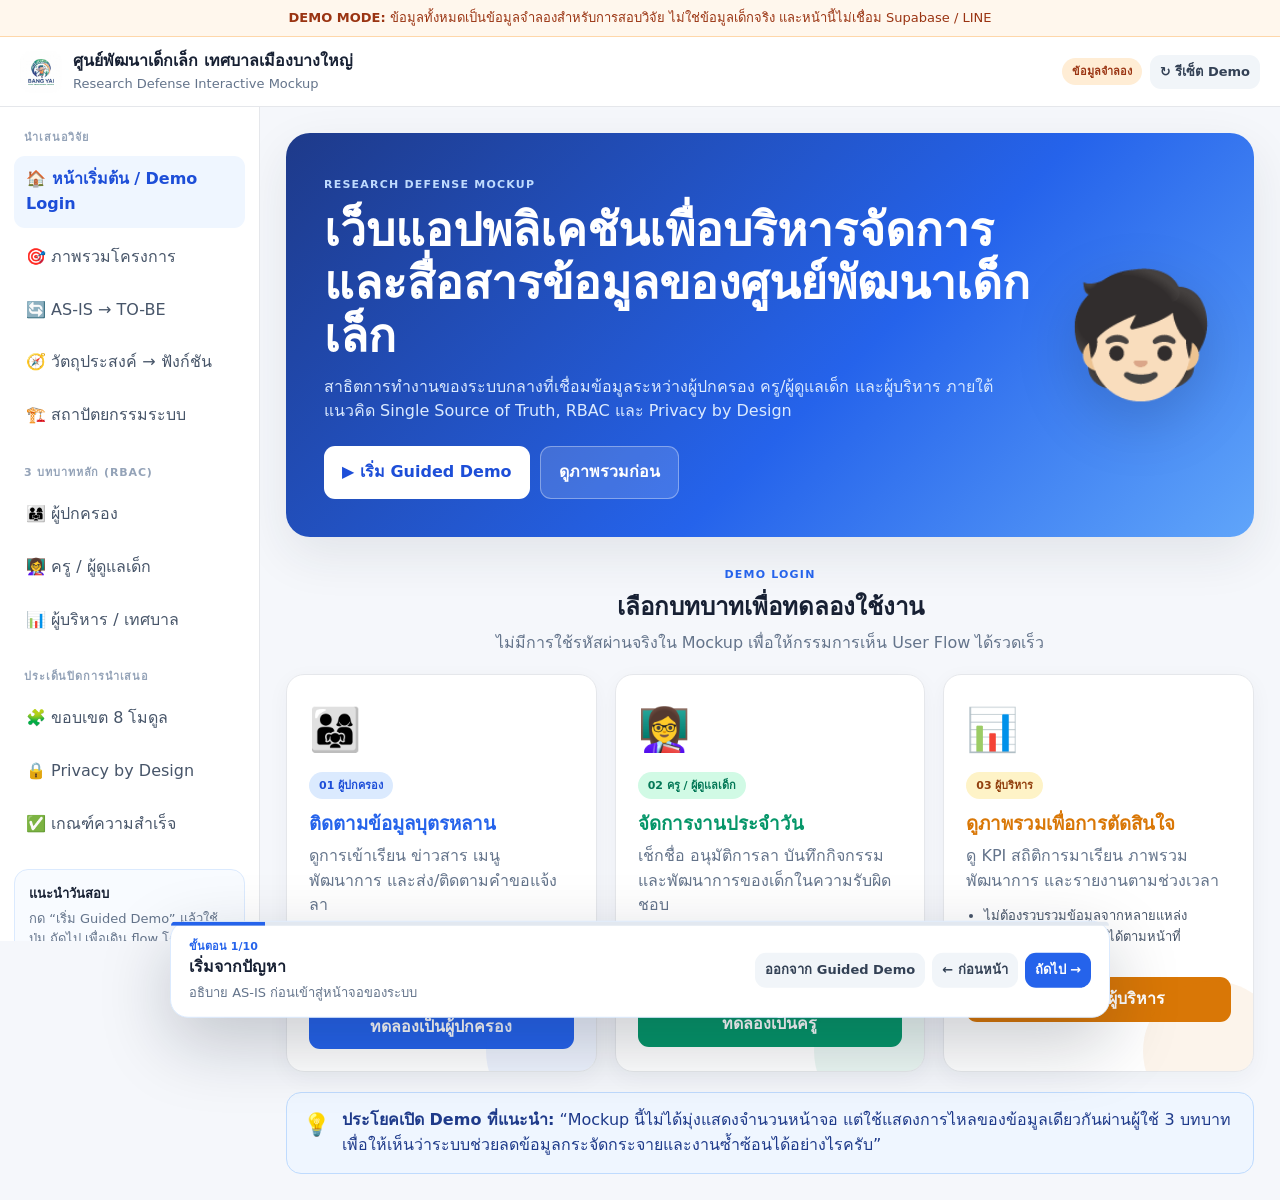
<file: research-demo.html>
<!DOCTYPE html>
<html lang="th">
<head>
  <meta charset="UTF-8">
  <meta name="viewport" content="width=device-width, initial-scale=1.0">
  <meta name="theme-color" content="#1d4ed8">
  <title>Research Defense Mockup | Bang Yai Child Center</title>
  <link rel="icon" type="image/png" href="./assets/images/logo.png">
  <link rel="stylesheet" href="./research-demo.css">
</head>
<body>
  <div class="demo-strip">
    <strong>DEMO MODE:</strong> ข้อมูลทั้งหมดเป็นข้อมูลจำลองสำหรับการสอบวิจัย ไม่ใช่ข้อมูลเด็กจริง และหน้านี้ไม่เชื่อม Supabase / LINE
  </div>

  <header class="topbar">
    <button class="icon-button mobile-menu" id="mobile-menu-btn" aria-label="เปิดเมนู">☰</button>
    <div class="brand">
      <img src="./assets/images/logo.png" alt="ตราศูนย์พัฒนาเด็กเล็ก" class="brand-logo" onerror="this.style.display='none'">
      <div>
        <strong>ศูนย์พัฒนาเด็กเล็ก เทศบาลเมืองบางใหญ่</strong>
        <div class="muted">Research Defense Interactive Mockup</div>
      </div>
    </div>
    <div class="topbar-actions">
      <span class="pill pill-warning">ข้อมูลจำลอง</span>
      <button class="btn btn-ghost btn-sm" id="reset-demo-btn">↻ รีเซ็ต Demo</button>
    </div>
  </header>

  <div class="app-layout">
    <aside class="sidebar" id="sidebar">
      <div class="sidebar-section">
        <div class="sidebar-label">นำเสนอวิจัย</div>
        <button class="nav-btn active" data-screen="login">🏠 หน้าเริ่มต้น / Demo Login</button>
        <button class="nav-btn" data-screen="overview">🎯 ภาพรวมโครงการ</button>
        <button class="nav-btn" data-screen="asis">🔄 AS-IS → TO-BE</button>
        <button class="nav-btn" data-screen="objectives">🧭 วัตถุประสงค์ → ฟังก์ชัน</button>
        <button class="nav-btn" data-screen="architecture">🏗️ สถาปัตยกรรมระบบ</button>
      </div>

      <div class="sidebar-section">
        <div class="sidebar-label">3 บทบาทหลัก (RBAC)</div>
        <button class="nav-btn" data-role="PARENT">👨‍👩‍👧 ผู้ปกครอง</button>
        <button class="nav-btn" data-role="TEACHER">👩‍🏫 ครู / ผู้ดูแลเด็ก</button>
        <button class="nav-btn" data-role="EXECUTIVE">📊 ผู้บริหาร / เทศบาล</button>
      </div>

      <div class="sidebar-section">
        <div class="sidebar-label">ประเด็นปิดการนำเสนอ</div>
        <button class="nav-btn" data-screen="scope">🧩 ขอบเขต 8 โมดูล</button>
        <button class="nav-btn" data-screen="privacy">🔒 Privacy by Design</button>
        <button class="nav-btn" data-screen="kpi">✅ เกณฑ์ความสำเร็จ</button>
      </div>

      <div class="sidebar-tip">
        <strong>แนะนำวันสอบ</strong>
        <p>กด “เริ่ม Guided Demo” แล้วใช้ปุ่ม ถัดไป เพื่อเดิน flow โดยไม่หลงหน้า</p>
      </div>
    </aside>

    <main class="main-content">
      <!-- LOGIN / START -->
      <section id="screen-login" class="screen active">
        <div class="hero hero-primary">
          <div class="hero-content">
            <span class="eyebrow">RESEARCH DEFENSE MOCKUP</span>
            <h1>เว็บแอปพลิเคชันเพื่อบริหารจัดการและสื่อสารข้อมูลของศูนย์พัฒนาเด็กเล็ก</h1>
            <p>สาธิตการทำงานของระบบกลางที่เชื่อมข้อมูลระหว่างผู้ปกครอง ครู/ผู้ดูแลเด็ก และผู้บริหาร ภายใต้แนวคิด Single Source of Truth, RBAC และ Privacy by Design</p>
            <div class="hero-actions">
              <button class="btn btn-light btn-lg" id="start-guided-demo">▶ เริ่ม Guided Demo</button>
              <button class="btn btn-glass btn-lg" data-screen-jump="overview">ดูภาพรวมก่อน</button>
            </div>
          </div>
          <div class="hero-visual" aria-hidden="true">🧒🏻</div>
        </div>

        <div class="section-block">
          <div class="section-heading center-heading">
            <span class="section-kicker">DEMO LOGIN</span>
            <h2>เลือกบทบาทเพื่อทดลองใช้งาน</h2>
            <p>ไม่มีการใช้รหัสผ่านจริงใน Mockup เพื่อให้กรรมการเห็น User Flow ได้รวดเร็ว</p>
          </div>

          <div class="role-card-grid">
            <article class="role-card parent-card">
              <div class="role-icon">👨‍👩‍👧</div>
              <span class="pill pill-parent">01 ผู้ปกครอง</span>
              <h3>ติดตามข้อมูลบุตรหลาน</h3>
              <p>ดูการเข้าเรียน ข่าวสาร เมนู พัฒนาการ และส่ง/ติดตามคำขอแจ้งลา</p>
              <ul class="clean-list">
                <li>เห็นข้อมูลเฉพาะบุตรหลานของตน</li>
                <li>ติดตามสถานะคำขอแบบตรวจสอบย้อนหลังได้</li>
              </ul>
              <button class="btn btn-parent full" data-role-login="PARENT">ทดลองเป็นผู้ปกครอง</button>
            </article>

            <article class="role-card teacher-card">
              <div class="role-icon">👩‍🏫</div>
              <span class="pill pill-teacher">02 ครู / ผู้ดูแลเด็ก</span>
              <h3>จัดการงานประจำวัน</h3>
              <p>เช็กชื่อ อนุมัติการลา บันทึกกิจกรรมและพัฒนาการของเด็กในความรับผิดชอบ</p>
              <ul class="clean-list">
                <li>บันทึกข้อมูลในหน้าเดียว ลดงานซ้ำ</li>
                <li>ข้อมูลเปลี่ยนแล้วสะท้อนไปยังผู้เกี่ยวข้อง</li>
              </ul>
              <button class="btn btn-teacher full" data-role-login="TEACHER">ทดลองเป็นครู</button>
            </article>

            <article class="role-card executive-card">
              <div class="role-icon">📊</div>
              <span class="pill pill-executive">03 ผู้บริหาร</span>
              <h3>ดูภาพรวมเพื่อการตัดสินใจ</h3>
              <p>ดู KPI สถิติการมาเรียน ภาพรวมพัฒนาการ และรายงานตามช่วงเวลา</p>
              <ul class="clean-list">
                <li>ไม่ต้องรวบรวมข้อมูลจากหลายแหล่ง</li>
                <li>ตรวจสอบ Audit Log ได้ตามหน้าที่</li>
              </ul>
              <button class="btn btn-executive full" data-role-login="EXECUTIVE">ทดลองเป็นผู้บริหาร</button>
            </article>
          </div>
        </div>

        <div class="callout info-callout">
          <div class="callout-icon">💡</div>
          <div><strong>ประโยคเปิด Demo ที่แนะนำ:</strong> “Mockup นี้ไม่ได้มุ่งแสดงจำนวนหน้าจอ แต่ใช้แสดงการไหลของข้อมูลเดียวกันผ่านผู้ใช้ 3 บทบาท เพื่อให้เห็นว่าระบบช่วยลดข้อมูลกระจัดกระจายและงานซ้ำซ้อนได้อย่างไรครับ”</div>
        </div>
      </section>

      <!-- OVERVIEW -->
      <section id="screen-overview" class="screen">
        <div class="page-header">
          <div><span class="section-kicker">PROJECT OVERVIEW</span><h1>ระบบเดียวเชื่อมผู้เกี่ยวข้องทั้งศูนย์</h1><p>เปลี่ยนข้อมูลจากกระดาษ ไฟล์ และแชตหลายช่องทาง ให้เป็นข้อมูลส่วนกลางที่มีสิทธิ์การเข้าถึงชัดเจน</p></div>
          <button class="btn btn-primary" data-screen-jump="asis">ดูปัญหา AS-IS →</button>
        </div>

        <div class="grid grid-4 section-block compact-top">
          <div class="stat-card"><div class="stat-icon">👥</div><div><strong>3</strong><span>บทบาทผู้ใช้</span></div></div>
          <div class="stat-card"><div class="stat-icon">🧩</div><div><strong>8</strong><span>โมดูลหลัก</span></div></div>
          <div class="stat-card"><div class="stat-icon">🔐</div><div><strong>RBAC</strong><span>จำกัดสิทธิ์ตามหน้าที่</span></div></div>
          <div class="stat-card"><div class="stat-icon">🗃️</div><div><strong>1</strong><span>แหล่งข้อมูลกลาง</span></div></div>
        </div>

        <div class="card section-block">
          <div class="section-heading"><span class="section-kicker">CORE FLOW</span><h2>ตัวอย่างการไหลของ “คำขอแจ้งลา”</h2></div>
          <div class="flow-line">
            <div class="flow-node"><span>1</span><strong>ผู้ปกครองส่งคำขอ</strong><small>วันที่ / ประเภท / เหตุผล</small></div>
            <div class="flow-arrow">→</div>
            <div class="flow-node"><span>2</span><strong>ข้อมูลเข้าสู่ระบบกลาง</strong><small>สถานะ PENDING</small></div>
            <div class="flow-arrow">→</div>
            <div class="flow-node"><span>3</span><strong>ครูตรวจสอบ</strong><small>อนุมัติ / ไม่อนุมัติ</small></div>
            <div class="flow-arrow">→</div>
            <div class="flow-node"><span>4</span><strong>ผู้ปกครองเห็นผล</strong><small>ตรวจสอบย้อนหลังได้</small></div>
            <div class="flow-arrow">→</div>
            <div class="flow-node"><span>5</span><strong>ผู้บริหารเห็นสถิติ</strong><small>ใช้ทำรายงานภาพรวม</small></div>
          </div>
        </div>

        <div class="grid grid-3 section-block">
          <div class="card"><span class="pill pill-parent">ผู้ปกครอง</span><h3>เข้าถึงเฉพาะบุตรหลานตนเอง</h3><p class="muted-text">ลดการตกหล่นของข่าวสารและเพิ่มความสะดวกในการติดตามข้อมูลประจำวัน</p></div>
          <div class="card"><span class="pill pill-teacher">ครู</span><h3>บันทึกครั้งเดียว ใช้ต่อได้หลายส่วน</h3><p class="muted-text">ข้อมูลเช็กชื่อ การลา กิจกรรม และพัฒนาการอยู่ในระบบเดียวกัน</p></div>
          <div class="card"><span class="pill pill-executive">ผู้บริหาร</span><h3>เห็นภาพรวมโดยไม่รอรวบรวมรายงาน</h3><p class="muted-text">Dashboard และรายงานอ้างอิงข้อมูลจากแหล่งเดียวกัน</p></div>
        </div>
      </section>

      <!-- AS-IS / TO-BE -->
      <section id="screen-asis" class="screen">
        <div class="page-header"><div><span class="section-kicker">PROBLEM → SOLUTION</span><h1>AS-IS → TO-BE</h1><p>อธิบายให้กรรมการเห็นว่า “ระบบนี้ถูกสร้างขึ้นเพื่อแก้ปัญหาอะไร” ก่อนเข้าสู่หน้าจอจริง</p></div></div>
        <div class="comparison-grid section-block compact-top">
          <div class="comparison-card asis-card">
            <div class="comparison-title"><span>AS-IS</span><h2>ก่อนมีระบบ</h2></div>
            <ul class="problem-list">
              <li><b>ข้อมูลกระจัดกระจาย</b><span>กระดาษ, Excel/ไฟล์, แชต และการบอกต่อ</span></li>
              <li><b>บันทึกข้อมูลซ้ำ</b><span>ครูต้องคัดลอก/รวมข้อมูลเพื่อทำสรุป</span></li>
              <li><b>คำขอลาติดตามยาก</b><span>ไม่เห็นสถานะและประวัติอย่างเป็นระบบ</span></li>
              <li><b>ผู้ปกครองอาจพลาดข่าวสาร</b><span>ข้อความถูกกลบในหลายช่องทาง</span></li>
              <li><b>ผู้บริหารเห็นภาพรวมช้า</b><span>ต้องรอรวบรวมข้อมูลจากหลายแหล่ง</span></li>
            </ul>
          </div>
          <div class="comparison-arrow">→</div>
          <div class="comparison-card tobe-card">
            <div class="comparison-title"><span>TO-BE</span><h2>หลังมีระบบ</h2></div>
            <ul class="solution-list">
              <li><b>ฐานข้อมูลกลาง</b><span>Single Source of Truth</span></li>
              <li><b>แยกสิทธิ์ตามบทบาท</b><span>Parent / Teacher / Executive</span></li>
              <li><b>Workflow ชัดเจน</b><span>ส่งคำขอ → ตรวจสอบ → สถานะ → ประวัติ</span></li>
              <li><b>สื่อสารผ่านหน้าเดียว</b><span>ข่าวสาร กิจกรรม เมนู และข้อมูลเด็ก</span></li>
              <li><b>Dashboard & Reports</b><span>ข้อมูลพร้อมใช้สำหรับการติดตามและบริหาร</span></li>
            </ul>
          </div>
        </div>
        <div class="callout success-callout"><div class="callout-icon">✓</div><div><strong>ใจความสำคัญ:</strong> ระบบไม่ได้เพียง “เปลี่ยนกระดาษเป็นเว็บ” แต่เปลี่ยนกระบวนการทำงานให้ข้อมูลถูกบันทึกครั้งเดียว ใช้ร่วมกันตามสิทธิ์ และตรวจสอบย้อนหลังได้</div></div>
      </section>

      <!-- OBJECTIVES -->
      <section id="screen-objectives" class="screen">
        <div class="page-header"><div><span class="section-kicker">RESEARCH TRACEABILITY</span><h1>วัตถุประสงค์วิจัย → สิ่งที่เห็นใน Mockup</h1><p>ใช้หน้านี้ตอบกรรมการเมื่อถามว่า “ฟังก์ชันที่ทำ สอดคล้องกับวัตถุประสงค์อย่างไร”</p></div></div>
        <div class="objective-stack section-block compact-top">
          <article class="objective-card"><div class="objective-number">01</div><div><h3>พัฒนาเว็บแอปพลิเคชันสำหรับ 3 บทบาท</h3><p>ผู้ปกครอง ครู/ผู้ดูแลเด็ก และผู้บริหาร ใช้ระบบเดียวกันแต่มีสิทธิ์และหน้าจอแตกต่างกัน</p><div class="chip-row"><span>Parent Dashboard</span><span>Teacher Operations</span><span>Executive Dashboard</span><span>RBAC</span></div></div></article>
          <article class="objective-card"><div class="objective-number">02</div><div><h3>ประเมินคุณภาพระบบโดยผู้เชี่ยวชาญ</h3><p>ประเมินความครบถ้วน ความถูกต้อง การใช้งาน ประสิทธิภาพ/ความน่าเชื่อถือ และความปลอดภัย</p><div class="chip-row"><span>Functional completeness</span><span>Usability</span><span>Reliability</span><span>Security</span></div></div></article>
          <article class="objective-card"><div class="objective-number">03</div><div><h3>ประเมินการใช้งานและความพึงพอใจของผู้ใช้</h3><p>ทดสอบภารกิจสำคัญ เช่น เช็กชื่อ ส่งคำขอลา บันทึกพัฒนาการ และดู Dashboard พร้อมประเมินความพึงพอใจ</p><div class="chip-row"><span>Task completion</span><span>Satisfaction ≥ 4.00/5</span><span>User validation</span></div></div></article>
        </div>
      </section>

      <!-- ARCHITECTURE -->
      <section id="screen-architecture" class="screen">
        <div class="page-header"><div><span class="section-kicker">SYSTEM DESIGN</span><h1>สถาปัตยกรรมระบบเป้าหมาย</h1><p>Mockup นี้เน้น User Flow ส่วนระบบ Production พัฒนาตามสถาปัตยกรรม Web Client → REST API → Data Layer → Operations</p></div></div>
        <div class="architecture-stack section-block compact-top">
          <div class="arch-layer"><div class="arch-index">1</div><div class="arch-icon">🖥️</div><div><strong>Web Client</strong><p>Next.js + TypeScript, Responsive / Mobile-first, หน้าจอแยกตาม 3 บทบาท</p></div><div class="arch-tags"><span>Parent</span><span>Teacher</span><span>Executive</span></div></div>
          <div class="arch-connector">↓ HTTPS</div>
          <div class="arch-layer"><div class="arch-index">2</div><div class="arch-icon">⚙️</div><div><strong>REST API</strong><p>NestJS, Authentication, RBAC, Validation, Business Rules, OpenAPI/Swagger</p></div><div class="arch-tags"><span>Auth</span><span>RBAC</span><span>Validation</span></div></div>
          <div class="arch-connector">↓ Structured data / files</div>
          <div class="arch-layer"><div class="arch-index">3</div><div class="arch-icon">🗄️</div><div><strong>Data Layer</strong><p>PostgreSQL สำหรับข้อมูลโครงสร้าง, Object Storage สำหรับไฟล์/รูปภาพ และ Audit Log</p></div><div class="arch-tags"><span>PostgreSQL</span><span>Storage</span><span>Audit Log</span></div></div>
          <div class="arch-connector">↓ Deployment & monitoring</div>
          <div class="arch-layer"><div class="arch-index">4</div><div class="arch-icon">🚀</div><div><strong>Operations</strong><p>Docker, CI/CD, Backup & Recovery, Logging/Monitoring และงานออกรายงาน</p></div><div class="arch-tags"><span>Docker</span><span>CI/CD</span><span>Backup</span></div></div>
        </div>
        <div class="security-band"><strong>Security Cross-cutting:</strong><span>HTTPS</span><span>Password hashing</span><span>Least privilege</span><span>Input validation</span><span>Audit logging</span><span>Backup/Recovery</span></div>
      </section>

      <!-- PARENT -->
      <section id="screen-parent" class="screen role-screen">
        <div class="role-header parent-header">
          <div><span class="pill pill-parent">01 ผู้ปกครอง</span><h1>สวัสดีครับ คุณสมชาย ใจดี</h1><p>แสดงข้อมูลเฉพาะบุตรหลานที่ผูกกับบัญชีนี้</p></div>
          <div class="child-summary"><div class="avatar">ข</div><div><strong>ด.ญ. กานต์พิชชา ใจดี</strong><span>“น้องข้าวหอม” • อนุบาล 2/1</span></div></div>
        </div>

        <div class="tabs" id="parent-tabs">
          <button class="tab active" data-parent-tab="dashboard">ภาพรวม</button>
          <button class="tab" data-parent-tab="attendance">การเข้าเรียน</button>
          <button class="tab" data-parent-tab="leave">คำขอแจ้งลา</button>
          <button class="tab" data-parent-tab="development">พัฒนาการ</button>
          <button class="tab" data-parent-tab="news">ข่าวสาร / เมนู</button>
        </div>

        <div id="parent-tab-dashboard" class="role-tab active">
          <div class="grid grid-4">
            <div class="stat-card"><div class="stat-icon success-icon">✓</div><div><strong id="parent-today-status">มาเรียน</strong><span id="parent-today-time">08:05 น.</span></div></div>
            <div class="stat-card"><div class="stat-icon">📝</div><div><strong id="parent-leave-count">1</strong><span>คำขอแจ้งลา</span></div></div>
            <div class="stat-card"><div class="stat-icon">🍱</div><div><strong class="small-stat">ข้าวต้มไก่</strong><span>เมนูวันนี้</span></div></div>
            <div class="stat-card"><div class="stat-icon">📅</div><div><strong class="small-stat">กิจกรรมวันแม่</strong><span>กิจกรรมถัดไป</span></div></div>
          </div>

          <div class="grid grid-2 section-block">
            <div class="card"><div class="section-heading inline-heading"><div><span class="section-kicker">LATEST LEAVE</span><h3>สถานะคำขอลาล่าสุด</h3></div><button class="btn btn-parent btn-sm" data-parent-tab-jump="leave">+ แจ้งลา</button></div><div id="parent-latest-leave"></div></div>
            <div class="card"><div class="section-heading"><span class="section-kicker">LATEST UPDATE</span><h3>บันทึกจากครู</h3></div><div class="teacher-note"><div class="note-icon">🌱</div><div><strong>พัฒนาการสัปดาห์นี้</strong><p id="parent-dev-note">สามารถทำกิจกรรมจับคู่สีและรูปทรงได้ดี และร่วมกิจกรรมกับเพื่อนได้เหมาะสม</p></div></div></div>
          </div>

          <div class="card section-block"><div class="section-heading"><span class="section-kicker">PRIVACY SCOPE</span><h3>ตัวอย่างการจำกัดข้อมูลด้วย RBAC</h3></div><div class="privacy-scope"><span class="lock">🔒</span><div><strong>บัญชีนี้เห็นเฉพาะ “น้องข้าวหอม”</strong><p>ไม่สามารถเปิดข้อมูลเด็กคนอื่นในศูนย์ได้ แม้อยู่ในห้องเรียนเดียวกัน</p></div></div></div>
        </div>

        <div id="parent-tab-attendance" class="role-tab">
          <div class="card"><div class="section-heading inline-heading"><div><span class="section-kicker">ATTENDANCE</span><h2>ประวัติการเข้าเรียน</h2></div><span class="pill pill-success">เดือน ส.ค. 2569</span></div>
            <div class="grid grid-3 mini-kpi-grid"><div class="mini-kpi"><strong>15</strong><span>มาเรียน</span></div><div class="mini-kpi"><strong>1</strong><span>ลา</span></div><div class="mini-kpi"><strong>0</strong><span>ขาด</span></div></div>
            <div class="table-wrap"><table class="data-table"><thead><tr><th>วันที่</th><th>สถานะ</th><th>เวลา</th><th>ผู้บันทึก</th></tr></thead><tbody id="parent-attendance-table"></tbody></table></div>
          </div>
        </div>

        <div id="parent-tab-leave" class="role-tab">
          <div class="grid grid-2">
            <div class="card"><div class="section-heading"><span class="section-kicker">NEW REQUEST</span><h2>ส่งคำขอแจ้งลา</h2><p>ตัวอย่าง Workflow ที่ใช้สาธิตการส่งข้อมูลจากผู้ปกครองไปยังครู</p></div>
              <form id="leave-form" class="form-stack">
                <div class="field"><label>นักเรียน</label><input value="ด.ญ. กานต์พิชชา ใจดี (น้องข้าวหอม)" disabled></div>
                <div class="form-grid"><div class="field"><label for="leave-type">ประเภทการลา</label><select id="leave-type"><option>ลาป่วย</option><option>ลากิจ</option></select></div><div class="field"><label for="leave-date">วันที่ลา</label><input id="leave-date" type="date" value="2026-08-18"></div></div>
                <div class="field"><label for="leave-reason">เหตุผล</label><textarea id="leave-reason" rows="3">มีไข้และต้องพักรักษาตัวที่บ้าน</textarea></div>
                <div class="field"><label>หลักฐาน (Mockup)</label><div class="upload-box">📎 กดเพื่อเพิ่มรูป/เอกสาร (ไม่อัปโหลดจริง)</div></div>
                <button type="submit" class="btn btn-parent full">ส่งคำขอแจ้งลา</button>
              </form>
            </div>
            <div class="card"><div class="section-heading"><span class="section-kicker">REQUEST HISTORY</span><h2>ประวัติคำขอ</h2></div><div id="parent-leave-history"></div></div>
          </div>
        </div>

        <div id="parent-tab-development" class="role-tab">
          <div class="grid grid-2">
            <div class="card"><div class="section-heading"><span class="section-kicker">4 DOMAINS</span><h2>พัฒนาการรายบุคคล</h2><p>เป็นการติดตามจากการสังเกตและกิจกรรม ไม่ใช่การวินิจฉัยทางการแพทย์</p></div><div id="parent-development-bars" class="development-bars"></div></div>
            <div class="card"><div class="section-heading"><span class="section-kicker">TEACHER RECORD</span><h2>บันทึกล่าสุดจากครู</h2></div><div class="development-note"><span>📝</span><p id="parent-development-detail">สามารถจับคู่สีและรูปทรงได้ดี รอคิวและแบ่งปันอุปกรณ์กับเพื่อนได้</p></div><div class="evidence-placeholder">📷 ภาพกิจกรรมตัวอย่าง (Mockup)</div></div>
          </div>
        </div>

        <div id="parent-tab-news" class="role-tab">
          <div class="grid grid-2"><div class="card"><div class="section-heading"><span class="section-kicker">ANNOUNCEMENTS</span><h2>ประกาศล่าสุด</h2></div><div class="news-list"><article><span class="news-date">17 ส.ค.</span><div><strong>แจ้งเตรียมอุปกรณ์กิจกรรมวันแม่</strong><p>กรุณาเตรียมอุปกรณ์ตามรายการภายในวันพรุ่งนี้</p></div></article><article><span class="news-date">16 ส.ค.</span><div><strong>แจ้งกำหนดตรวจสุขภาพประจำปี</strong><p>โปรดอ่านรายละเอียดและหนังสือยินยอมจากศูนย์</p></div></article></div></div><div class="card"><div class="section-heading"><span class="section-kicker">DAILY MENU</span><h2>รายการอาหารวันนี้</h2></div><div class="meal-list"><div><span>🌤️ เช้า</span><strong>โจ๊กหมูใส่ผัก</strong></div><div><span>🍱 กลางวัน</span><strong>ข้าวต้มไก่ + ไข่ต้ม</strong></div><div><span>🍌 ว่าง</span><strong>กล้วยน้ำว้า + นมจืด</strong></div></div></div></div>
        </div>
      </section>

      <!-- TEACHER -->
      <section id="screen-teacher" class="screen role-screen">
        <div class="role-header teacher-header"><div><span class="pill pill-teacher">02 ครู / ผู้ดูแลเด็ก</span><h1>สวัสดีค่ะ ครูอรทัย</h1><p>ห้องอนุบาล 2/1 • นักเรียน 24 คน</p></div><div class="role-side-metric"><strong id="teacher-pending-badge">1</strong><span>คำขอลารอตรวจสอบ</span></div></div>
        <div class="tabs" id="teacher-tabs"><button class="tab active" data-teacher-tab="dashboard">ภาพรวม</button><button class="tab" data-teacher-tab="attendance">เช็กชื่อ</button><button class="tab" data-teacher-tab="leave">อนุมัติการลา</button><button class="tab" data-teacher-tab="development">บันทึกพัฒนาการ</button><button class="tab" data-teacher-tab="activity">กิจกรรม / ข่าว</button></div>

        <div id="teacher-tab-dashboard" class="role-tab active">
          <div class="grid grid-4"><div class="stat-card"><div class="stat-icon">👧🏻</div><div><strong>24</strong><span>นักเรียนทั้งหมด</span></div></div><div class="stat-card"><div class="stat-icon success-icon">✓</div><div><strong id="teacher-present-count">21</strong><span>มาเรียน</span></div></div><div class="stat-card"><div class="stat-icon warning-icon">🟡</div><div><strong id="teacher-leave-count">2</strong><span>ลา</span></div></div><div class="stat-card"><div class="stat-icon danger-icon">!</div><div><strong id="teacher-absent-count">1</strong><span>ขาด</span></div></div></div>
          <div class="grid grid-2 section-block"><div class="card"><div class="section-heading inline-heading"><div><span class="section-kicker">ACTION REQUIRED</span><h3>คำขอลารอตรวจสอบ</h3></div><button class="btn btn-teacher btn-sm" data-teacher-tab-jump="leave">เปิดรายการ</button></div><div id="teacher-pending-preview"></div></div><div class="card"><div class="section-heading"><span class="section-kicker">TODAY</span><h3>งานประจำวัน</h3></div><div class="task-list"><div><span>✓</span><p><strong>เช็กชื่อช่วงเช้า</strong><small>21/24 คนบันทึกแล้ว</small></p></div><div><span>○</span><p><strong>บันทึกกิจกรรมประจำวัน</strong><small>รอดำเนินการ</small></p></div><div><span>○</span><p><strong>ประเมินพัฒนาการตามรอบ</strong><small>4 คนวันนี้</small></p></div></div></div></div>
        </div>

        <div id="teacher-tab-attendance" class="role-tab">
          <div class="card"><div class="section-heading inline-heading"><div><span class="section-kicker">QUICK ATTENDANCE</span><h2>เช็กชื่อประจำวันที่ 17 สิงหาคม 2569</h2><p>กดสถานะ 1 ครั้ง ระบบจะอัปเดตข้อมูลกลางและหน้าผู้ปกครองใน Mockup ทันที</p></div><span class="pill pill-teacher">อนุบาล 2/1</span></div><div id="teacher-attendance-list" class="attendance-list"></div><div class="attendance-summary"><span>สรุป:</span><strong id="attendance-summary-text">มา 21 • ลา 2 • ขาด 1</strong></div></div>
        </div>

        <div id="teacher-tab-leave" class="role-tab">
          <div class="card"><div class="section-heading"><span class="section-kicker">LEAVE APPROVAL WORKFLOW</span><h2>รายการคำขอแจ้งลาจากผู้ปกครอง</h2><p>ใช้หน้านี้เป็นจุดสำคัญในการสาธิตว่า Workflow เชื่อมกันระหว่างบทบาท</p></div><div id="teacher-leave-list"></div></div>
        </div>

        <div id="teacher-tab-development" class="role-tab">
          <div class="grid grid-2"><div class="card"><div class="section-heading"><span class="section-kicker">DEVELOPMENT RECORD</span><h2>บันทึกพัฒนาการ 4 ด้าน</h2></div><form id="development-form" class="form-stack"><div class="field"><label>นักเรียน</label><input value="ด.ญ. กานต์พิชชา ใจดี (น้องข้าวหอม)" disabled></div><div id="teacher-dev-inputs" class="dev-inputs"></div><div class="field"><label for="dev-note">บันทึกการสังเกต</label><textarea id="dev-note" rows="4">สามารถจับคู่สีและรูปทรงได้ดี รอคิวและแบ่งปันอุปกรณ์กับเพื่อนได้</textarea></div><button class="btn btn-teacher full" type="submit">💾 บันทึกพัฒนาการ</button></form></div><div class="card"><div class="section-heading"><span class="section-kicker">RESEARCH BOUNDARY</span><h2>ขอบเขตการบันทึก</h2></div><div class="callout info-callout no-margin"><div class="callout-icon">ℹ️</div><div><strong>ไม่ใช่เครื่องมือวินิจฉัยทางการแพทย์</strong><p>ระบบใช้บันทึกผลการสังเกตและกิจกรรมตามกรอบพัฒนาการเด็กปฐมวัย เพื่อให้ครูและผู้ปกครองติดตามแนวโน้มเท่านั้น</p></div></div></div></div>
        </div>

        <div id="teacher-tab-activity" class="role-tab">
          <div class="grid grid-2"><div class="card"><div class="section-heading"><span class="section-kicker">DAILY ACTIVITY</span><h2>บันทึกกิจกรรมประจำวัน</h2></div><div class="form-stack"><div class="field"><label>ชื่อกิจกรรม</label><input value="กิจกรรมจับคู่สีและรูปทรง"></div><div class="field"><label>รายละเอียด</label><textarea rows="4">ฝึกการสังเกต การจัดหมวดหมู่ และการทำกิจกรรมร่วมกับเพื่อน</textarea></div><div class="upload-box">📷 เพิ่มภาพกิจกรรม (Mockup)</div><button class="btn btn-teacher">บันทึกกิจกรรม</button></div></div><div class="card"><div class="section-heading"><span class="section-kicker">COMMUNICATION</span><h2>ประกาศข่าวสาร</h2></div><div class="form-stack"><div class="field"><label>หัวข้อ</label><input value="แจ้งเตรียมอุปกรณ์กิจกรรมวันแม่"></div><div class="field"><label>กลุ่มเป้าหมาย</label><select><option>ผู้ปกครองห้องอนุบาล 2/1</option><option>ผู้ปกครองทั้งหมด</option></select></div><button class="btn btn-teacher">เผยแพร่ประกาศ</button></div></div></div>
        </div>
      </section>

      <!-- EXECUTIVE -->
      <section id="screen-executive" class="screen role-screen">
        <div class="role-header executive-header"><div><span class="pill pill-executive">03 ผู้บริหาร / เทศบาล</span><h1>Executive Dashboard</h1><p>ภาพรวมข้อมูลจากศูนย์เพื่อการติดตามและจัดทำรายงาน</p></div><div class="role-side-metric"><strong id="exec-attendance-rate">88%</strong><span>อัตราการมาเรียนวันนี้</span></div></div>
        <div class="tabs" id="executive-tabs"><button class="tab active" data-exec-tab="dashboard">Dashboard</button><button class="tab" data-exec-tab="reports">รายงาน</button><button class="tab" data-exec-tab="audit">Audit Log</button></div>

        <div id="exec-tab-dashboard" class="role-tab active">
          <div class="grid grid-4"><div class="stat-card"><div class="stat-icon">👧🏻</div><div><strong>24</strong><span>เด็กทั้งหมด</span></div></div><div class="stat-card"><div class="stat-icon success-icon">✓</div><div><strong id="exec-present-count">21</strong><span>มาเรียน</span></div></div><div class="stat-card"><div class="stat-icon warning-icon">📝</div><div><strong id="exec-pending-count">1</strong><span>คำขอรอดำเนินการ</span></div></div><div class="stat-card"><div class="stat-icon">🛡️</div><div><strong id="exec-audit-count">6</strong><span>Audit events (Demo)</span></div></div></div>
          <div class="grid grid-2 section-block"><div class="card"><div class="section-heading"><span class="section-kicker">ATTENDANCE TREND</span><h3>แนวโน้มอัตราการมาเรียน</h3></div><div class="bar-chart" id="attendance-chart"></div></div><div class="card"><div class="section-heading"><span class="section-kicker">DEVELOPMENT OVERVIEW</span><h3>ภาพรวมพัฒนาการ 4 ด้าน</h3></div><div id="exec-development-bars" class="development-bars"></div></div></div>
          <div class="card section-block"><div class="section-heading"><span class="section-kicker">MANAGEMENT VALUE</span><h3>สิ่งที่ผู้บริหารได้รับ</h3></div><div class="management-value"><div><span>⏱️</span><strong>ลดเวลารวบรวมข้อมูล</strong><p>ไม่ต้องรอรวมไฟล์จากหลายแหล่ง</p></div><div><span>🔎</span><strong>ตรวจสอบย้อนหลัง</strong><p>ทราบว่าใครทำอะไร เมื่อใด</p></div><div><span>📈</span><strong>ข้อมูลพร้อมใช้</strong><p>ดูแนวโน้มและรายงานตามช่วงเวลา</p></div></div></div>
        </div>

        <div id="exec-tab-reports" class="role-tab">
          <div class="grid grid-2"><div class="card"><div class="section-heading"><span class="section-kicker">REPORT FILTER</span><h2>สร้างรายงาน</h2></div><form id="report-form" class="form-stack"><div class="form-grid"><div class="field"><label>ตั้งแต่วันที่</label><input type="date" value="2026-08-01"></div><div class="field"><label>ถึงวันที่</label><input type="date" value="2026-08-31"></div></div><div class="field"><label>ประเภทรายงาน</label><select id="report-type"><option>การเข้าเรียน</option><option>คำขอแจ้งลา</option><option>พัฒนาการภาพรวม</option></select></div><button class="btn btn-executive full" type="submit">สร้างตัวอย่างรายงาน</button></form></div><div class="card"><div class="section-heading"><span class="section-kicker">PREVIEW</span><h2>ตัวอย่างผลลัพธ์</h2></div><div id="report-preview" class="report-preview"><div class="empty-state">เลือกเงื่อนไขแล้วกด “สร้างตัวอย่างรายงาน”</div></div></div></div>
        </div>

        <div id="exec-tab-audit" class="role-tab">
          <div class="card"><div class="section-heading inline-heading"><div><span class="section-kicker">AUDITABILITY</span><h2>ประวัติการใช้งานระบบ</h2></div><span class="pill pill-success">Who • What • When</span></div><div class="table-wrap"><table class="data-table"><thead><tr><th>เวลา</th><th>ผู้ใช้งาน</th><th>บทบาท</th><th>เหตุการณ์</th><th>รายละเอียด</th></tr></thead><tbody id="audit-table"></tbody></table></div></div>
        </div>
      </section>

      <!-- SCOPE -->
      <section id="screen-scope" class="screen">
        <div class="page-header"><div><span class="section-kicker">RESEARCH SCOPE</span><h1>8 โมดูลหลักของระบบ</h1><p>แสดงเฉพาะโมดูลที่อยู่ในขอบเขตงานวิจัย เพื่อควบคุม Scope ระหว่างการสอบ</p></div></div>
        <div class="module-grid section-block compact-top" id="module-grid"></div>
        <div class="callout warning-callout"><div class="callout-icon">⚠️</div><div><strong>สิ่งที่ไม่ควรขยายระหว่างสอบโดยไม่จำเป็น:</strong> ระบบวินิจฉัยโรค การเงิน/ชำระเงิน การเชื่อมข้อมูลอัตโนมัติระหว่างหน่วยงาน และการใช้งานหลายศูนย์เต็มรูปแบบ เพราะอยู่นอก Pilot Scope</div></div>
      </section>

      <!-- PRIVACY -->
      <section id="screen-privacy" class="screen">
        <div class="page-header"><div><span class="section-kicker">PRIVACY & SECURITY</span><h1>Privacy by Design + Role-Based Access Control</h1><p>ข้อมูลเด็กเป็นข้อมูลส่วนบุคคล จึงออกแบบสิทธิ์และการเก็บข้อมูลตั้งแต่ต้น ไม่ใช่เพิ่มความปลอดภัยภายหลัง</p></div></div>
        <div class="grid grid-3 section-block compact-top">
          <div class="privacy-card"><div class="privacy-icon">👨‍👩‍👧</div><span class="pill pill-parent">Parent</span><h3>เห็นเฉพาะบุตรหลานตนเอง</h3><p>ป้องกัน Cross-account child data access และแสดงเฉพาะข้อมูลที่จำเป็นต่อผู้ปกครอง</p></div>
          <div class="privacy-card"><div class="privacy-icon">👩‍🏫</div><span class="pill pill-teacher">Teacher</span><h3>เห็นเฉพาะห้อง/เด็กที่รับผิดชอบ</h3><p>แก้ไขข้อมูลตามหน้าที่ เช่น เช็กชื่อ การลา กิจกรรม และพัฒนาการ</p></div>
          <div class="privacy-card"><div class="privacy-icon">📊</div><span class="pill pill-executive">Executive</span><h3>ดูภาพรวมตามหน้าที่</h3><p>ใช้ Dashboard/รายงานและ Audit Log โดยไม่เปิดข้อมูลเกินความจำเป็น</p></div>
        </div>
        <div class="security-grid section-block"><div><span>🧹</span><strong>Data Minimization</strong><p>เก็บเท่าที่จำเป็นต่อวัตถุประสงค์</p></div><div><span>🔑</span><strong>Least Privilege</strong><p>ให้สิทธิ์เท่าที่จำเป็นตามบทบาท</p></div><div><span>🔐</span><strong>HTTPS / Password Hashing</strong><p>ป้องกันข้อมูลระหว่างส่งและข้อมูลยืนยันตัวตน</p></div><div><span>📝</span><strong>Audit Log</strong><p>บันทึกการเข้าถึงและการเปลี่ยนแปลงสำคัญ</p></div><div><span>💾</span><strong>Backup & Recovery</strong><p>มีแนวทางสำรองและทดสอบการกู้คืน</p></div><div><span>🛡️</span><strong>Input Validation</strong><p>ตรวจสอบข้อมูลก่อนเข้าสู่ Business Logic</p></div></div>
      </section>

      <!-- KPI -->
      <section id="screen-kpi" class="screen">
        <div class="page-header"><div><span class="section-kicker">SUCCESS CRITERIA</span><h1>เกณฑ์ความสำเร็จที่วัดผลได้</h1><p>ใช้ปิดการนำเสนอให้กรรมการเห็นว่างานไม่ได้จบแค่ “สร้างระบบได้” แต่มีเกณฑ์ประเมินคุณภาพและการใช้งาน</p></div></div>
        <div class="kpi-list section-block compact-top">
          <div class="kpi-row"><div class="kpi-circle">≥95%</div><div><strong>Functional Test Pass</strong><p>กรณีทดสอบหลักของ Core Functions ผ่านไม่น้อยกว่า 95%</p></div></div>
          <div class="kpi-row"><div class="kpi-circle">≥90%</div><div><strong>Task Completion</strong><p>ผู้ใช้ทำภารกิจหลัก เช่น เช็กชื่อ แจ้งลา พัฒนาการ และ Dashboard สำเร็จไม่น้อยกว่า 90%</p></div></div>
          <div class="kpi-row"><div class="kpi-circle">≥4.00</div><div><strong>User Satisfaction / 5</strong><p>คะแนนความพึงพอใจเฉลี่ยของผู้ปกครอง ครู และผู้บริหาร</p></div></div>
          <div class="kpi-row"><div class="kpi-circle">P95≤2s</div><div><strong>API Performance</strong><p>เป้าหมายการตอบสนอง API ที่ Percentile 95 ภายใต้ภาระ Pilot</p></div></div>
          <div class="kpi-row"><div class="kpi-circle">0</div><div><strong>Cross-account Access</strong><p>ต้องไม่มีการเข้าถึงข้อมูลเด็กข้ามบัญชีโดยไม่ได้รับอนุญาต</p></div></div>
          <div class="kpi-row"><div class="kpi-circle">≥30%</div><div><strong>ลดเวลารวบรวมข้อมูล/ทำรายงาน</strong><p>เปรียบเทียบขั้นตอนการทำงานเดิมกับระบบใหม่</p></div></div>
        </div>
        <div class="summary-card"><span>🎓</span><div><strong>ประโยคสรุปงานวิจัย</strong><p>“งานวิจัยนี้มุ่งพัฒนาระบบกลางที่เชื่อมผู้ปกครอง ครู และผู้บริหาร ด้วยสิทธิ์การเข้าถึงที่เหมาะสม ทำให้ข้อมูลติดตามได้ ลดงานซ้ำ และสามารถประเมินผลทั้งด้านคุณภาพระบบและประสบการณ์ผู้ใช้ได้อย่างเป็นรูปธรรมครับ”</p></div></div>
      </section>
    </main>
  </div>

  <!-- Guided Demo Controller -->
  <div class="guided-panel" id="guided-panel" aria-live="polite">
    <div class="guided-progress"><span id="guided-progress-bar"></span></div>
    <div class="guided-content">
      <div class="guided-step-label" id="guided-step-label">ขั้นตอน 1/10</div>
      <strong id="guided-title">เริ่มจากปัญหา</strong>
      <p id="guided-description">อธิบาย AS-IS ก่อนเข้าสู่หน้าจอของระบบ</p>
    </div>
    <div class="guided-actions">
      <button class="btn btn-ghost btn-sm" id="guided-exit">ออกจาก Guided Demo</button>
      <button class="btn btn-ghost btn-sm" id="guided-prev">← ก่อนหน้า</button>
      <button class="btn btn-primary btn-sm" id="guided-next">ถัดไป →</button>
    </div>
  </div>

  <div class="toast" id="toast" role="status"></div>
  <div class="modal-backdrop" id="confirm-modal" aria-hidden="true">
    <div class="modal-card">
      <div class="modal-icon">✅</div>
      <h3 id="modal-title">ดำเนินการสำเร็จ</h3>
      <p id="modal-message">ข้อมูล Mockup ถูกอัปเดตแล้ว</p>
      <button class="btn btn-primary full" id="modal-close">ตกลง</button>
    </div>
  </div>

  <script src="./research-demo.js"></script>
</body>
</html>
</file>
<file: research-demo.css>
*{box-sizing:border-box}html{scroll-behavior:smooth}body{margin:0;font-family:Inter,"Noto Sans Thai",system-ui,-apple-system,BlinkMacSystemFont,"Segoe UI",sans-serif;background:#f5f7fb;color:#172033;line-height:1.55}button,input,select,textarea{font:inherit}button{transition:.2s ease}button:hover{transform:translateY(-1px)}:root{--blue:#2563eb;--blue-dark:#1d4ed8;--indigo:#4f46e5;--green:#059669;--amber:#d97706;--red:#dc2626;--violet:#7c3aed;--pink:#db2777;--surface:#fff;--line:#e5e7eb;--muted:#64748b;--shadow:0 18px 50px rgba(30,41,59,.09)}.demo-strip{padding:8px 16px;background:#fff7ed;border-bottom:1px solid #fed7aa;text-align:center;color:#9a3412;font-size:13px}.topbar{position:sticky;top:0;z-index:40;display:flex;align-items:center;justify-content:space-between;gap:16px;padding:12px 20px;background:rgba(255,255,255,.94);backdrop-filter:blur(12px);border-bottom:1px solid var(--line)}.brand{display:flex;align-items:center;gap:11px;min-width:0}.brand strong{display:block;white-space:nowrap;overflow:hidden;text-overflow:ellipsis}.brand-logo{width:42px;height:42px;object-fit:contain;border-radius:10px;background:#fff}.muted,.muted-text{color:var(--muted);font-size:13px}.topbar-actions{display:flex;gap:8px;align-items:center}.icon-button{border:0;background:#f1f5f9;border-radius:10px;padding:9px 12px;cursor:pointer}.mobile-menu{display:none}.app-layout{display:grid;grid-template-columns:260px minmax(0,1fr);min-height:calc(100vh - 101px)}.sidebar{position:sticky;top:66px;height:calc(100vh - 66px);overflow:auto;padding:18px 14px;background:#fff;border-right:1px solid var(--line)}.sidebar-section{margin-bottom:18px}.sidebar-label{padding:4px 10px 7px;color:#94a3b8;font-size:11px;font-weight:800;letter-spacing:.08em;text-transform:uppercase}.nav-btn{width:100%;padding:11px 12px;margin:3px 0;border:0;border-radius:11px;background:transparent;text-align:left;color:#475569;cursor:pointer}.nav-btn:hover,.nav-btn.active{background:#eff6ff;color:#1d4ed8;font-weight:800}.sidebar-tip{padding:14px;border:1px solid #dbeafe;border-radius:14px;background:#f8fbff;font-size:13px}.sidebar-tip p{margin:5px 0 0;color:#64748b}.main-content{width:100%;max-width:1450px;margin:0 auto;padding:26px}.screen,.role-tab{display:none}.screen.active,.role-tab.active{display:block}.hero{display:flex;justify-content:space-between;align-items:center;gap:24px;padding:38px;border-radius:24px;box-shadow:var(--shadow);overflow:hidden}.hero-primary{background:linear-gradient(135deg,#1e3a8a 0%,#2563eb 58%,#60a5fa 100%);color:#fff}.hero-content{max-width:900px}.eyebrow,.section-kicker{font-size:11px;font-weight:900;letter-spacing:.11em;text-transform:uppercase}.eyebrow{color:#bfdbfe}.section-kicker{color:#2563eb}.hero h1{margin:8px 0 12px;font-size:clamp(28px,4vw,46px);line-height:1.15}.hero p{margin:0;max-width:880px;color:#dbeafe;font-size:16px}.hero-actions{display:flex;gap:10px;flex-wrap:wrap;margin-top:22px}.hero-visual{font-size:120px;filter:drop-shadow(0 20px 30px rgba(0,0,0,.15))}.btn{border:0;border-radius:11px;padding:10px 14px;font-weight:800;cursor:pointer}.btn-sm{padding:7px 10px;font-size:13px}.btn-lg{padding:13px 18px}.btn-primary{background:#2563eb;color:#fff}.btn-light{background:#fff;color:#1d4ed8}.btn-glass{background:rgba(255,255,255,.14);color:#fff;border:1px solid rgba(255,255,255,.35)}.btn-ghost{background:#f1f5f9;color:#334155}.btn-parent{background:#2563eb;color:#fff}.btn-teacher{background:#059669;color:#fff}.btn-executive{background:#d97706;color:#fff}.full{width:100%}.section-block{margin-top:24px}.compact-top{margin-top:18px}.section-heading h2,.section-heading h3,.page-header h1{margin:3px 0 5px}.section-heading p,.page-header p{margin:0;color:var(--muted)}.center-heading{text-align:center;max-width:760px;margin:0 auto 18px}.inline-heading{display:flex;justify-content:space-between;align-items:center;gap:12px}.page-header{display:flex;justify-content:space-between;gap:20px;align-items:flex-end;margin-bottom:8px}.page-header>div{max-width:900px}.page-header h1{font-size:32px}.grid{display:grid;gap:16px}.grid-4{grid-template-columns:repeat(4,minmax(0,1fr))}.grid-3{grid-template-columns:repeat(3,minmax(0,1fr))}.grid-2{grid-template-columns:repeat(2,minmax(0,1fr))}.card,.role-card,.privacy-card,.objective-card,.arch-layer,.kpi-row,.summary-card{background:#fff;border:1px solid var(--line);border-radius:18px;box-shadow:0 6px 22px rgba(30,41,59,.045)}.card{padding:20px}.role-card-grid{display:grid;grid-template-columns:repeat(3,minmax(0,1fr));gap:18px}.role-card{padding:22px;position:relative;overflow:hidden}.role-card:after{content:"";position:absolute;right:-30px;bottom:-50px;width:140px;height:140px;border-radius:50%;opacity:.08;background:currentColor}.role-icon{font-size:42px;margin-bottom:10px}.role-card h3{margin:10px 0 6px}.role-card p{margin:0;color:#64748b}.parent-card{color:#2563eb}.teacher-card{color:#059669}.executive-card{color:#d97706}.clean-list{padding-left:18px;color:#475569;font-size:13px;min-height:58px}.pill{display:inline-flex;align-items:center;padding:5px 10px;border-radius:999px;font-size:11px;font-weight:900}.pill-warning{background:#ffedd5;color:#9a3412}.pill-success{background:#dcfce7;color:#166534}.pill-parent{background:#dbeafe;color:#1d4ed8}.pill-teacher{background:#d1fae5;color:#047857}.pill-executive{background:#fef3c7;color:#92400e}.callout{display:flex;gap:12px;padding:15px 16px;margin-top:20px;border-radius:15px;border:1px solid}.callout p{margin:4px 0 0}.callout-icon{font-size:22px}.info-callout{background:#eff6ff;border-color:#bfdbfe;color:#1e3a8a}.success-callout{background:#ecfdf5;border-color:#a7f3d0;color:#065f46}.warning-callout{background:#fffbeb;border-color:#fde68a;color:#92400e}.no-margin{margin:0}.stat-card{display:flex;align-items:center;gap:13px;padding:17px;background:#fff;border:1px solid var(--line);border-radius:16px;box-shadow:0 5px 18px rgba(30,41,59,.04)}.stat-icon{width:44px;height:44px;border-radius:13px;background:#eff6ff;display:grid;place-items:center;font-size:20px;color:#1d4ed8}.success-icon{background:#dcfce7;color:#166534}.warning-icon{background:#fef3c7;color:#92400e}.danger-icon{background:#fee2e2;color:#991b1b}.stat-card strong{display:block;font-size:24px;line-height:1.15}.stat-card span{display:block;color:#64748b;font-size:12px;margin-top:3px}.small-stat{font-size:17px!important}.flow-line{display:flex;align-items:stretch;gap:8px;overflow:auto;padding:4px}.flow-node{min-width:165px;flex:1;padding:15px;border:1px solid #dbeafe;border-radius:14px;background:#f8fbff}.flow-node span{display:inline-grid;place-items:center;width:24px;height:24px;border-radius:50%;background:#2563eb;color:#fff;font-size:12px;font-weight:900}.flow-node strong,.flow-node small{display:block}.flow-node strong{margin-top:8px}.flow-node small{color:#64748b;margin-top:3px}.flow-arrow{display:grid;place-items:center;color:#94a3b8;font-size:23px}.comparison-grid{display:grid;grid-template-columns:1fr auto 1fr;gap:16px;align-items:stretch}.comparison-card{padding:22px;border-radius:20px;border:1px solid}.asis-card{background:#fff7f7;border-color:#fecaca}.tobe-card{background:#f0fdf4;border-color:#bbf7d0}.comparison-title span{font-size:12px;font-weight:900;letter-spacing:.08em}.comparison-title h2{margin:2px 0 12px}.asis-card .comparison-title{color:#b91c1c}.tobe-card .comparison-title{color:#047857}.comparison-arrow{display:grid;place-items:center;font-size:30px;color:#94a3b8}.problem-list,.solution-list{list-style:none;padding:0;margin:0}.problem-list li,.solution-list li{padding:12px 0;border-bottom:1px dashed rgba(100,116,139,.25)}.problem-list li:last-child,.solution-list li:last-child{border:0}.problem-list b,.problem-list span,.solution-list b,.solution-list span{display:block}.problem-list span,.solution-list span{font-size:13px;color:#64748b}.objective-stack{display:grid;gap:14px}.objective-card{display:grid;grid-template-columns:64px 1fr;gap:18px;padding:20px}.objective-number{width:54px;height:54px;border-radius:16px;background:#eff6ff;color:#1d4ed8;display:grid;place-items:center;font-weight:900}.objective-card h3{margin:0 0 5px}.objective-card p{margin:0;color:#64748b}.chip-row{display:flex;gap:8px;flex-wrap:wrap;margin-top:12px}.chip-row span,.arch-tags span{font-size:11px;font-weight:800;padding:5px 8px;border-radius:8px;background:#f1f5f9;color:#475569}.architecture-stack{display:grid;gap:10px}.arch-layer{display:grid;grid-template-columns:44px 48px 1fr auto;gap:14px;align-items:center;padding:18px}.arch-index{width:34px;height:34px;border-radius:50%;background:#1e3a8a;color:#fff;display:grid;place-items:center;font-weight:900}.arch-icon{font-size:30px}.arch-layer strong{font-size:17px}.arch-layer p{margin:2px 0;color:#64748b;font-size:13px}.arch-tags{display:flex;gap:6px;flex-wrap:wrap;justify-content:flex-end}.arch-connector{text-align:center;color:#94a3b8;font-size:12px;font-weight:800}.security-band{display:flex;gap:8px;flex-wrap:wrap;align-items:center;margin-top:18px;padding:14px;border-radius:14px;background:#0f172a;color:#fff}.security-band span{padding:5px 8px;border-radius:8px;background:rgba(255,255,255,.1);font-size:11px}.role-header{display:flex;justify-content:space-between;align-items:center;gap:20px;padding:24px;border-radius:20px;margin-bottom:14px}.parent-header{background:linear-gradient(135deg,#eff6ff,#dbeafe)}.teacher-header{background:linear-gradient(135deg,#ecfdf5,#d1fae5)}.executive-header{background:linear-gradient(135deg,#fffbeb,#fef3c7)}.role-header h1{margin:8px 0 2px}.role-header p{margin:0;color:#64748b}.child-summary{display:flex;align-items:center;gap:10px;padding:12px;background:rgba(255,255,255,.78);border-radius:14px}.avatar{width:44px;height:44px;border-radius:50%;background:#2563eb;color:#fff;display:grid;place-items:center;font-weight:900}.child-summary strong,.child-summary span{display:block}.child-summary span{font-size:12px;color:#64748b}.role-side-metric{text-align:right}.role-side-metric strong,.role-side-metric span{display:block}.role-side-metric strong{font-size:34px}.role-side-metric span{font-size:12px;color:#64748b}.tabs{display:flex;gap:7px;flex-wrap:wrap;margin:12px 0 16px}.tab{padding:9px 12px;border:1px solid var(--line);border-radius:10px;background:#fff;color:#475569;cursor:pointer}.tab.active{background:#eff6ff;border-color:#bfdbfe;color:#1d4ed8;font-weight:900}.teacher-note,.privacy-scope,.development-note{display:flex;gap:12px;align-items:flex-start}.note-icon,.lock{font-size:28px}.teacher-note p,.privacy-scope p,.development-note p{margin:4px 0 0;color:#64748b}.mini-kpi-grid{margin:14px 0}.mini-kpi{padding:13px;border-radius:13px;background:#f8fafc;text-align:center}.mini-kpi strong,.mini-kpi span{display:block}.mini-kpi strong{font-size:23px}.mini-kpi span{font-size:11px;color:#64748b}.table-wrap{overflow:auto}.data-table{width:100%;border-collapse:collapse;margin-top:12px}.data-table th,.data-table td{padding:12px;border-bottom:1px solid var(--line);text-align:left;white-space:nowrap}.data-table th{font-size:11px;color:#64748b;background:#f8fafc}.status{padding:4px 8px;border-radius:999px;font-size:11px;font-weight:900}.status-present{background:#dcfce7;color:#166534}.status-leave{background:#dbeafe;color:#1d4ed8}.status-pending{background:#fef3c7;color:#92400e}.status-approved{background:#d1fae5;color:#065f46}.status-rejected{background:#fee2e2;color:#991b1b}.form-stack{display:grid;gap:13px}.form-grid{display:grid;grid-template-columns:repeat(2,minmax(0,1fr));gap:12px}.field label{display:block;margin-bottom:6px;font-size:12px;font-weight:800}.field input,.field select,.field textarea{width:100%;padding:11px;border:1px solid #cbd5e1;border-radius:10px;background:#fff;color:#172033}.field input:disabled{background:#f8fafc;color:#64748b}.upload-box,.evidence-placeholder{padding:18px;border:1px dashed #94a3b8;border-radius:12px;background:#f8fafc;text-align:center;color:#64748b}.leave-item{padding:14px;border:1px solid var(--line);border-radius:14px;margin-bottom:10px}.leave-item:last-child{margin-bottom:0}.leave-item-head{display:flex;justify-content:space-between;gap:10px;align-items:flex-start}.leave-item p{margin:4px 0;color:#64748b;font-size:13px}.leave-actions{display:flex;gap:8px;flex-wrap:wrap;margin-top:10px}.development-bars{display:grid;gap:14px}.dev-bar-row{display:grid;grid-template-columns:120px 1fr 52px;gap:10px;align-items:center}.bar-track{height:11px;border-radius:999px;background:#e2e8f0;overflow:hidden}.bar-fill{height:100%;background:linear-gradient(90deg,#60a5fa,#2563eb);border-radius:999px}.dev-inputs{display:grid;gap:12px}.dev-input-row{display:grid;grid-template-columns:120px 1fr 42px;gap:10px;align-items:center}.dev-input-row input{width:100%}.news-list article{display:flex;gap:12px;padding:13px 0;border-bottom:1px solid var(--line)}.news-list article:last-child{border:0}.news-list p{margin:3px 0 0;color:#64748b;font-size:13px}.news-date{min-width:54px;font-size:11px;font-weight:900;color:#2563eb}.meal-list{display:grid;gap:10px}.meal-list div{display:flex;justify-content:space-between;gap:12px;padding:12px;border-radius:12px;background:#f8fafc}.attendance-list{display:grid;gap:9px}.attendance-row{display:grid;grid-template-columns:1fr auto;gap:12px;align-items:center;padding:12px;border:1px solid var(--line);border-radius:13px}.student-meta strong,.student-meta span{display:block}.student-meta span{font-size:12px;color:#64748b}.attendance-buttons{display:flex;gap:6px;flex-wrap:wrap}.attendance-buttons button{padding:7px 9px;border-radius:8px;border:1px solid var(--line);background:#fff;cursor:pointer;font-size:11px}.attendance-buttons button.active-present{background:#dcfce7;border-color:#86efac;color:#166534;font-weight:900}.attendance-buttons button.active-leave{background:#dbeafe;border-color:#93c5fd;color:#1d4ed8;font-weight:900}.attendance-buttons button.active-absent{background:#fee2e2;border-color:#fca5a5;color:#991b1b;font-weight:900}.attendance-summary{margin-top:14px;padding:12px;border-radius:12px;background:#f8fafc}.task-list{display:grid;gap:12px}.task-list>div{display:flex;gap:10px;align-items:flex-start}.task-list span{font-size:18px}.task-list p{margin:0}.task-list small{display:block;color:#64748b}.bar-chart{height:220px;display:flex;gap:12px;align-items:flex-end;padding:12px 4px 0}.chart-col{flex:1;text-align:center}.chart-bar{width:68%;min-width:24px;margin:0 auto;border-radius:9px 9px 3px 3px;background:linear-gradient(#60a5fa,#2563eb)}.chart-col span{display:block;margin-top:7px;font-size:11px;color:#64748b}.management-value{display:grid;grid-template-columns:repeat(3,minmax(0,1fr));gap:12px}.management-value>div{padding:15px;border-radius:13px;background:#f8fafc}.management-value span{font-size:24px}.management-value strong{display:block}.management-value p{margin:3px 0 0;color:#64748b;font-size:12px}.report-preview{min-height:220px}.empty-state{display:grid;place-items:center;min-height:220px;border:1px dashed #cbd5e1;border-radius:14px;color:#94a3b8;text-align:center;padding:20px}.report-result{display:grid;gap:10px}.report-result>div{display:flex;justify-content:space-between;padding:11px;border-radius:10px;background:#f8fafc}.module-grid{display:grid;grid-template-columns:repeat(4,minmax(0,1fr));gap:14px}.module-card{padding:18px;background:#fff;border:1px solid var(--line);border-radius:16px}.module-number{font-size:11px;font-weight:900;color:#2563eb}.module-card h3{margin:6px 0 5px}.module-card p{margin:0;color:#64748b;font-size:13px}.privacy-card{padding:20px}.privacy-icon{font-size:40px;margin-bottom:8px}.privacy-card h3{margin:10px 0 5px}.privacy-card p{margin:0;color:#64748b}.security-grid{display:grid;grid-template-columns:repeat(3,minmax(0,1fr));gap:12px}.security-grid>div{padding:16px;border-radius:14px;background:#0f172a;color:#fff}.security-grid span{font-size:25px}.security-grid strong{display:block}.security-grid p{margin:3px 0 0;color:#cbd5e1;font-size:12px}.kpi-list{display:grid;grid-template-columns:repeat(2,minmax(0,1fr));gap:14px}.kpi-row{display:flex;gap:14px;align-items:center;padding:18px}.kpi-circle{min-width:78px;height:78px;border-radius:50%;display:grid;place-items:center;background:#eff6ff;color:#1d4ed8;font-weight:900}.kpi-row strong{font-size:16px}.kpi-row p{margin:4px 0 0;color:#64748b}.summary-card{display:flex;gap:16px;align-items:flex-start;padding:20px;margin-top:20px;background:linear-gradient(135deg,#eff6ff,#f8fafc)}.summary-card>span{font-size:32px}.summary-card p{margin:4px 0 0;color:#475569}.guided-panel{position:fixed;left:50%;bottom:18px;transform:translateX(-50%) translateY(140%);z-index:60;width:min(940px,calc(100% - 24px));display:grid;grid-template-columns:1fr auto;gap:14px;padding:16px 18px 14px;border-radius:18px;background:#fff;box-shadow:0 25px 70px rgba(15,23,42,.22);border:1px solid #dbeafe;transition:.25s ease}.guided-panel.show{transform:translateX(-50%) translateY(0)}.guided-progress{position:absolute;left:0;top:0;width:100%;height:4px;border-radius:18px 18px 0 0;overflow:hidden;background:#e2e8f0}.guided-progress span{display:block;height:100%;background:#2563eb;width:10%;transition:.2s}.guided-step-label{font-size:11px;color:#2563eb;font-weight:900}.guided-content p{margin:3px 0 0;color:#64748b;font-size:13px}.guided-actions{display:flex;gap:7px;align-items:center;flex-wrap:wrap}.toast{position:fixed;right:18px;bottom:18px;z-index:80;display:none;padding:12px 15px;border-radius:12px;background:#111827;color:#fff;box-shadow:var(--shadow)}.modal-backdrop{position:fixed;inset:0;z-index:90;display:none;place-items:center;background:rgba(15,23,42,.48);padding:18px}.modal-backdrop.show{display:grid}.modal-card{width:min(410px,100%);padding:24px;border-radius:20px;background:#fff;text-align:center;box-shadow:0 30px 80px rgba(15,23,42,.25)}.modal-icon{font-size:44px}.modal-card h3{margin:7px 0}.modal-card p{margin:0 0 16px;color:#64748b}.highlight-target{outline:4px solid rgba(37,99,235,.18);box-shadow:0 0 0 8px rgba(37,99,235,.06)!important}@media(max-width:1100px){.grid-4,.module-grid{grid-template-columns:repeat(2,minmax(0,1fr))}.role-card-grid{grid-template-columns:1fr}.security-grid{grid-template-columns:repeat(2,minmax(0,1fr))}.hero-visual{font-size:90px}.arch-layer{grid-template-columns:42px 44px 1fr}.arch-tags{grid-column:3;justify-content:flex-start}.management-value{grid-template-columns:1fr}}@media(max-width:860px){.app-layout{grid-template-columns:1fr}.mobile-menu{display:block}.sidebar{position:fixed;left:0;top:67px;z-index:55;width:270px;height:calc(100vh - 67px);transform:translateX(-105%);box-shadow:var(--shadow);transition:.2s}.sidebar.open{transform:translateX(0)}.main-content{padding:18px}.grid-3,.grid-2,.kpi-list{grid-template-columns:1fr}.hero{flex-direction:column;align-items:flex-start}.comparison-grid{grid-template-columns:1fr}.comparison-arrow{transform:rotate(90deg)}.role-header{align-items:flex-start;flex-direction:column}.role-side-metric{text-align:left}.guided-panel{grid-template-columns:1fr}.guided-actions{justify-content:flex-end}.page-header{align-items:flex-start;flex-direction:column}.flow-line{align-items:center}.brand strong{white-space:normal}}@media(max-width:620px){.topbar{padding:10px 12px}.topbar-actions .pill{display:none}.main-content{padding:12px}.hero{padding:24px}.hero-visual{display:none}.grid-4,.module-grid,.security-grid,.form-grid{grid-template-columns:1fr}.inline-heading{align-items:flex-start;flex-direction:column}.attendance-row{grid-template-columns:1fr}.attendance-buttons{justify-content:flex-start}.objective-card{grid-template-columns:1fr}.arch-layer{grid-template-columns:1fr}.arch-index,.arch-icon{display:none}.arch-tags{grid-column:auto}.dev-bar-row{grid-template-columns:92px 1fr 42px}.kpi-row{align-items:flex-start}.kpi-circle{min-width:64px;height:64px;font-size:13px}.guided-actions .btn-ghost:first-child{width:100%}.comparison-card,.card{padding:16px}}
</file>
